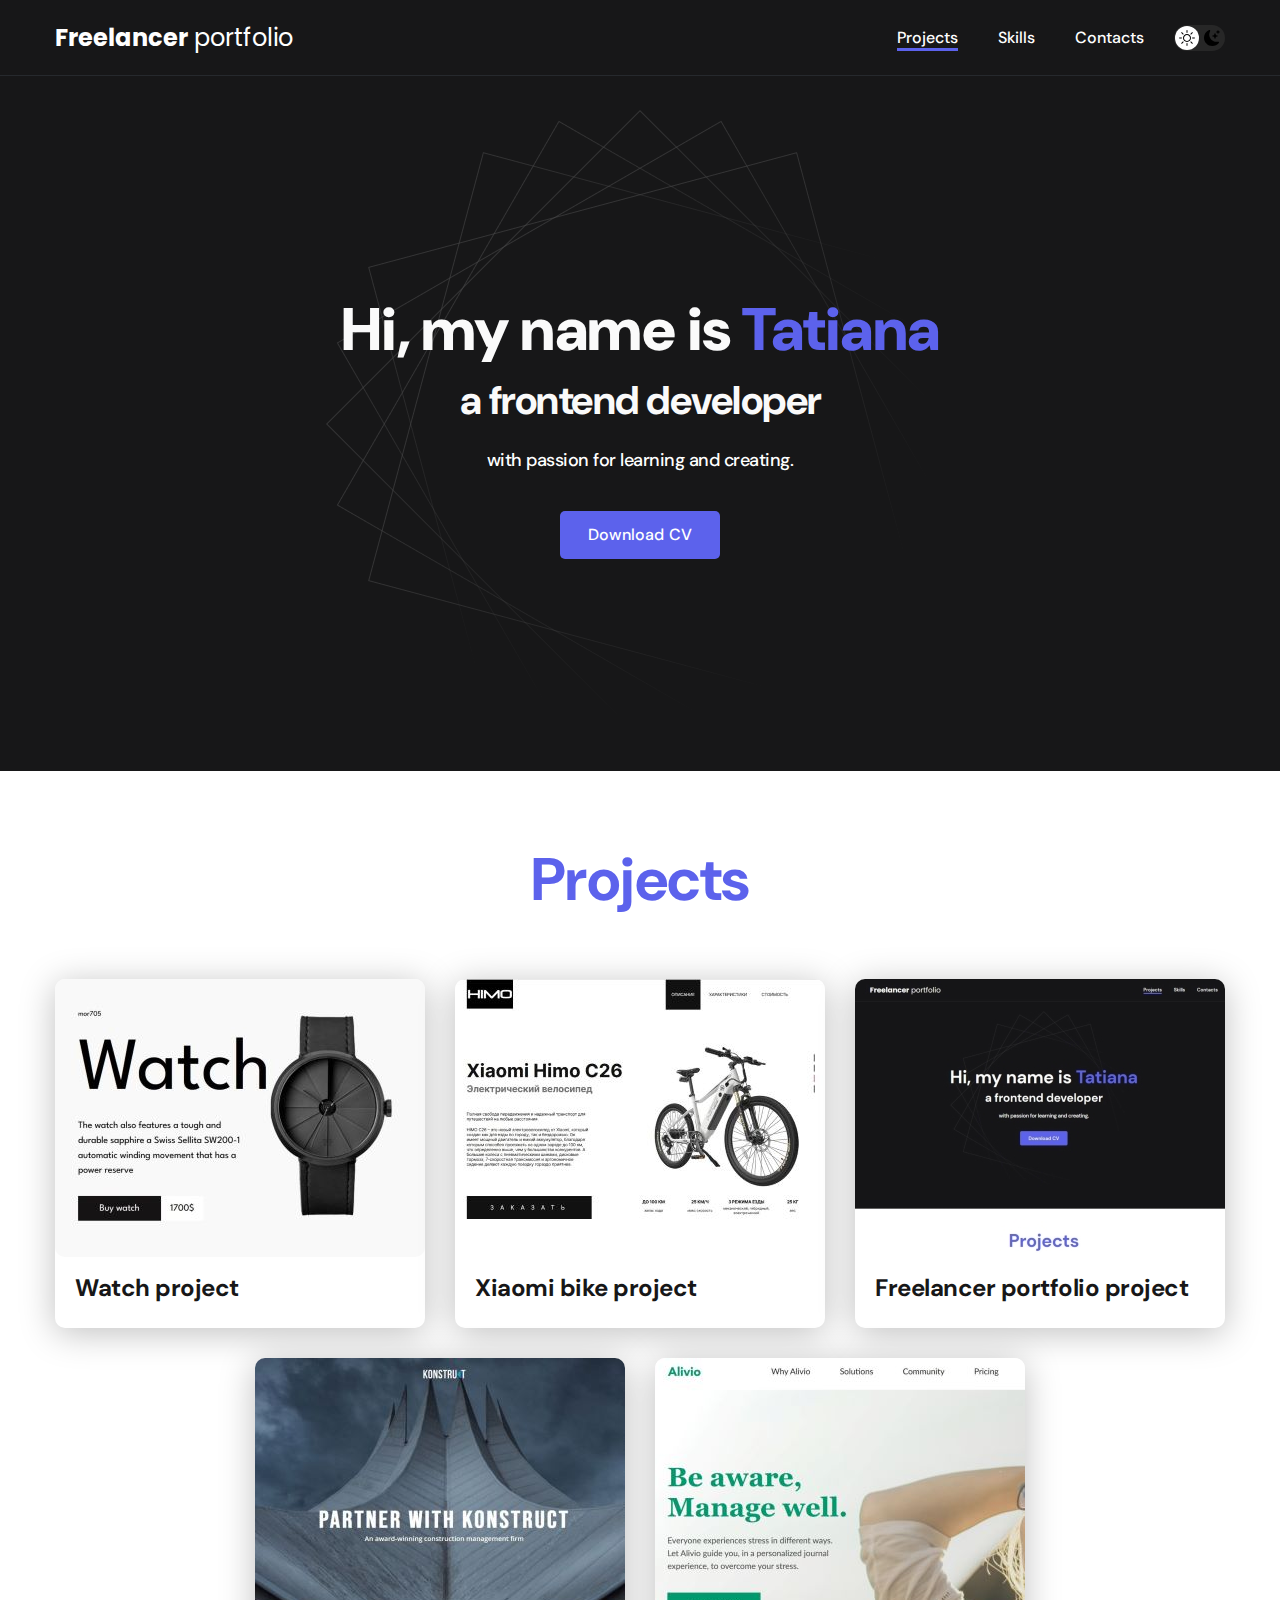
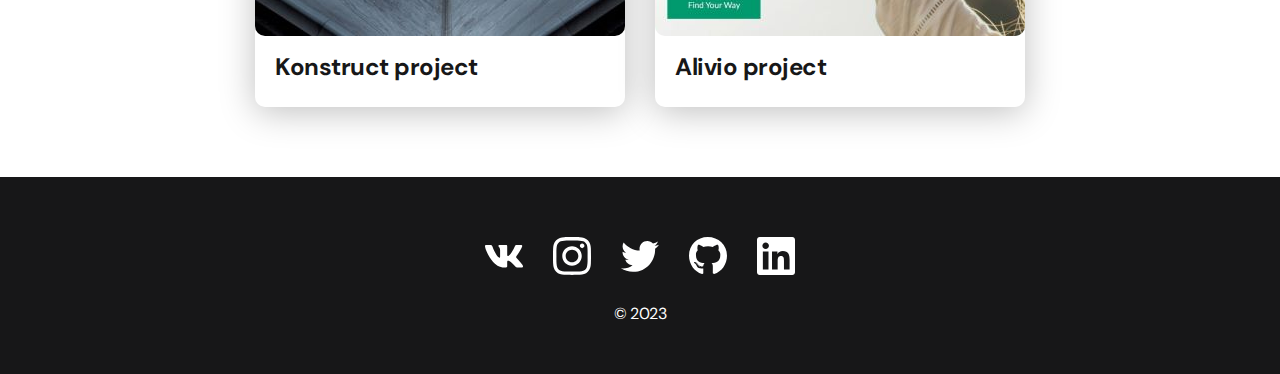
<file: index.html>
<!DOCTYPE html>
<html lang="en">
<head>
    <meta charset="UTF-8">
    <meta http-equiv="X-UA-Compatible" content="IE=edge">
    <meta name="viewport" content="width=device-width, initial-scale=1.0">
    <title>Freelancer portfolio</title>    
    <link rel="stylesheet" href="./css/main.css">
</head>
<body>
    <nav class="nav">
        <div class="container">
            <div class="nav-row">
                <a href="./index.html" class="logo"> <strong>Freelancer</strong> portfolio</a>
                <button class="dark-mode-btn">
                    <img class ="dark-mode-btn__icon" src="./img/icons/sun.svg" alt="Light mode">
                    <img class ="dark-mode-btn__icon" src="./img/icons/moon.svg" alt="Dark mode">
                </button>
                <ul class="nav-list">
                    <li class="nav-list__item">
                        <a class="nav-list__link nav-list__link--active" href="./index.html">Projects</a>
                    </li>
                    <li class="nav-list__item">
                        <a class="nav-list__link" href="./skills.html">Skills</a>
                    </li>
                    <li class="nav-list__item">
                        <a class="nav-list__link" href="./contacts.html">Contacts</a>
                    </li>
                </ul>
            </div>           
        </div>
    </nav>
    <header class="header">        
        <div class="header__wrapper">        
            <h1 class="header__title">
                <strong>Hi, my name is <em>Tatiana</em></strong><br>
                a frontend developer
            </h1>
            <div class="header__text">
                <p>with passion for learning and creating.</p>
            </div>
            <a class="btn" href="https://drive.google.com/file/d/1tbn2OulCRyED8i9sg_64Rfv8gma9FPcc/view?usp=sharing">Download CV</a>
        </div>    
    </header>
    <main class="section">
        <div class="container">
            <h2 class="title-1">
                Projects
            </h2>
            <ul class="projects">
                <li class="project">
                    <a href="./project-page_01.html">
                        <img src="./img/projects/01.jpg" alt="project__img" class="project__img">
                        <h3 class="project__title">Watch project</h3>
                    </a>
                </li>
                <li class="project">
                    <a href="./project-page_02.html">
                        <img src="./img/projects/02.jpg" alt="project__img" class="project__img">
                        <h3 class="project__title">Xiaomi bike project</h3>
                    </a>
                </li>
                <li class="project">
                    <a href="./project-page_03.html">
                        <img src="./img/projects/03.jpg" alt="project__img" class="project__img">
                        <h3 class="project__title">Freelancer portfolio project</h3>
                    </a>
                </li>
                <li class="project">
                    <a href="./project-page_04.html">
                        <img src="./img/projects/04.jpg" alt="project__img" class="project__img">
                        <h3 class="project__title">Konstruct project</h3>
                    </a>
                </li>
                <li class="project">
                    <a href="./project-page_05.html">
                        <img src="./img/projects/05.jpg" alt="project__img" class="project__img">
                        <h3 class="project__title">Alivio project</h3>
                    </a>
                </li>
            </ul>
        </div>
    </main> 
    <footer class="footer">
        <div class="container">
            <div class="footer__wrapper">
                <ul class="social">
                    <li class="social__item"><a href="#!"><img src="./img/icons/vk.svg" alt="Link"></a></li>
                    <li class="social__item"><a href="#!"><img src="./img/icons/instagram.svg" alt="Link"></a></li>
                    <li class="social__item"><a href="#!"><img src="./img/icons/twitter.svg" alt="Link"></a></li>
                    <li class="social__item">
                        <a href="https://github.com/tatianaChernova">
                            <img src="./img/icons/gitHub.svg" alt="Link">
                        </a>
                    </li>
                    <li class="social__item">
                        <a href="https://www.linkedin.com/in/tatiana-chernova-work">
                            <img src="./img/icons/linkedIn.svg" alt="Link">
                        </a>
                    </li>
                </ul>
                <div class="copyright">
                    <p>© 2023</p>
                </div>
            </div>
        </div>
    </footer>   
    <script src="./js/main.js"></script>
</body>
</html>
</file>
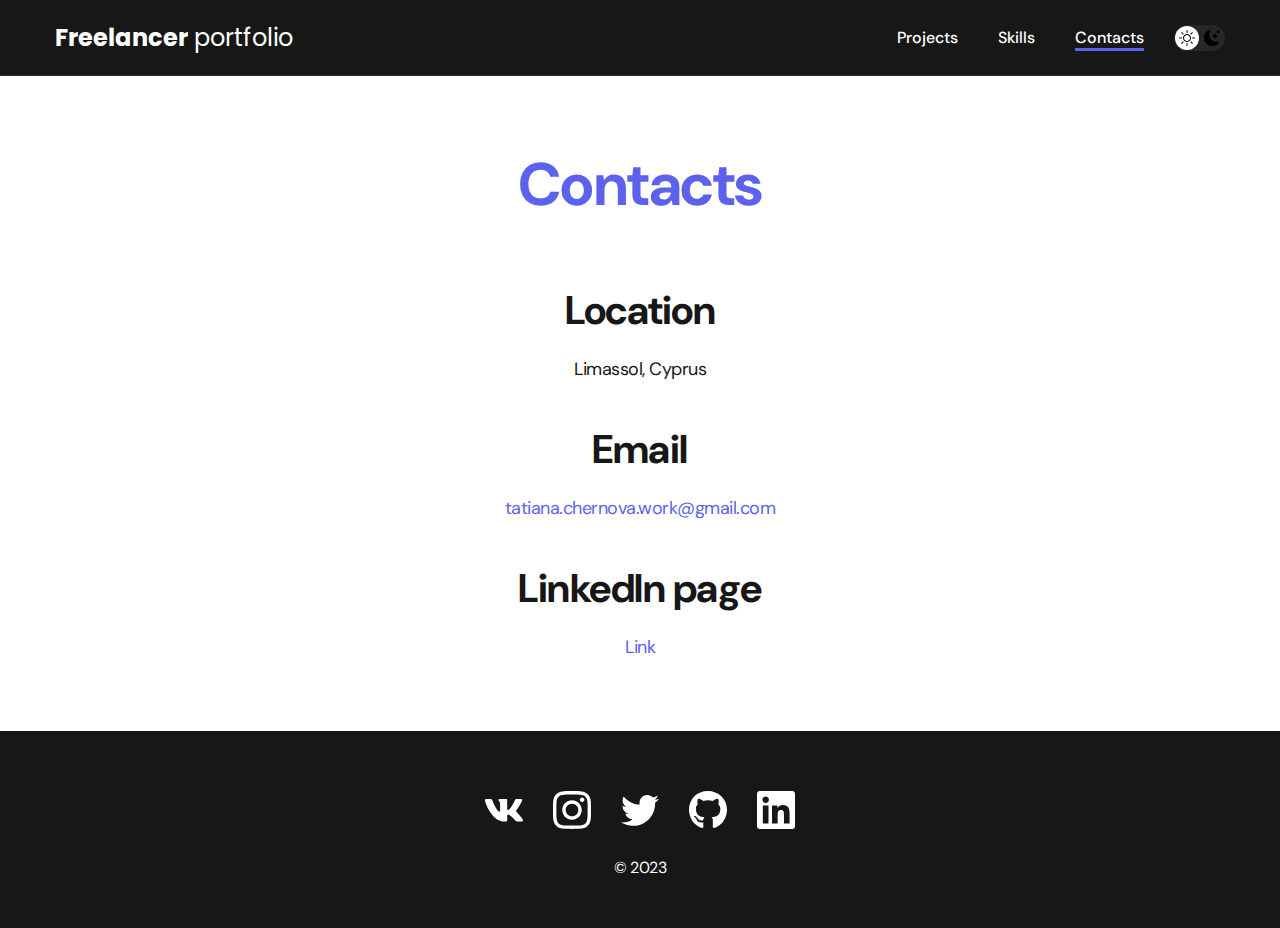
<file: contacts.html>
<!DOCTYPE html>
<html lang="en">
<head>
    <meta charset="UTF-8">
    <meta http-equiv="X-UA-Compatible" content="IE=edge">
    <meta name="viewport" content="width=device-width, initial-scale=1.0">
    <title>Freelancer portfolio</title>    
    <link rel="stylesheet" href="./css/main.css">
</head>
<body>
    <nav class="nav">
        <div class="container">
            <div class="nav-row">
                <a href="./index.html" class="logo"> <strong>Freelancer</strong> portfolio</a>
                <button class="dark-mode-btn">
                    <img class ="dark-mode-btn__icon" src="./img/icons/sun.svg" alt="Light mode">
                    <img class ="dark-mode-btn__icon" src="./img/icons/moon.svg" alt="Dark mode">
                </button>
                <ul class="nav-list">
                    <li class="nav-list__item">
                        <a class="nav-list__link" href="./index.html">Projects</a>
                    </li>
                    <li class="nav-list__item">
                        <a class="nav-list__link" href="./skills.html">Skills</a>
                    </li>
                    <li class="nav-list__item">
                        <a class="nav-list__link nav-list__link--active" href="./contacts.html">Contacts</a>
                    </li>
                </ul>
            </div>           
        </div>
    </nav>
   
    <main class="section">
        <div class="container">
            <h1 class="title-1">Contacts</h1>
            <ul class="content-list">
                <li class="content-list__item">
                    <h2 class="title-2">Location</h2>
                    <p>Limassol, Cyprus</p>
                </li>
                <li class="content-list__item">
                    <h2 class="title-2">Email</h2>
                    <p><a href="mailto:Email">tatiana.chernova.work@gmail.com</a></p>
            
                </li> 
                <li class="content-list__item">
                    <h2 class="title-2">LinkedIn page</h2>
                    <p><a href="https://www.linkedin.com/in/tatiana-chernova-work">Link</a></p>
                </li>         
            </ul>
        </div>
    </main>

    <footer class="footer">
        <div class="container">
            <div class="footer__wrapper">
                <ul class="social">
                    <li class="social__item"><a href="#!"><img src="./img/icons/vk.svg" alt="Link"></a></li>
                    <li class="social__item"><a href="#!"><img src="./img/icons/instagram.svg" alt="Link"></a></li>
                    <li class="social__item"><a href="#!"><img src="./img/icons/twitter.svg" alt="Link"></a></li>
                    <li class="social__item"><a href="#!"><img src="./img/icons/gitHub.svg" alt="Link"></a></li>
                    <li class="social__item"><a href="#!"><img src="./img/icons/linkedIn.svg" alt="Link"></a></li>
                </ul>
                <div class="copyright">
                    <p>© 2023</p>
                </div>
            </div>
        </div>
    </footer>  
    <script src="./js/main.js"></script> 
</body>
</html>
</file>
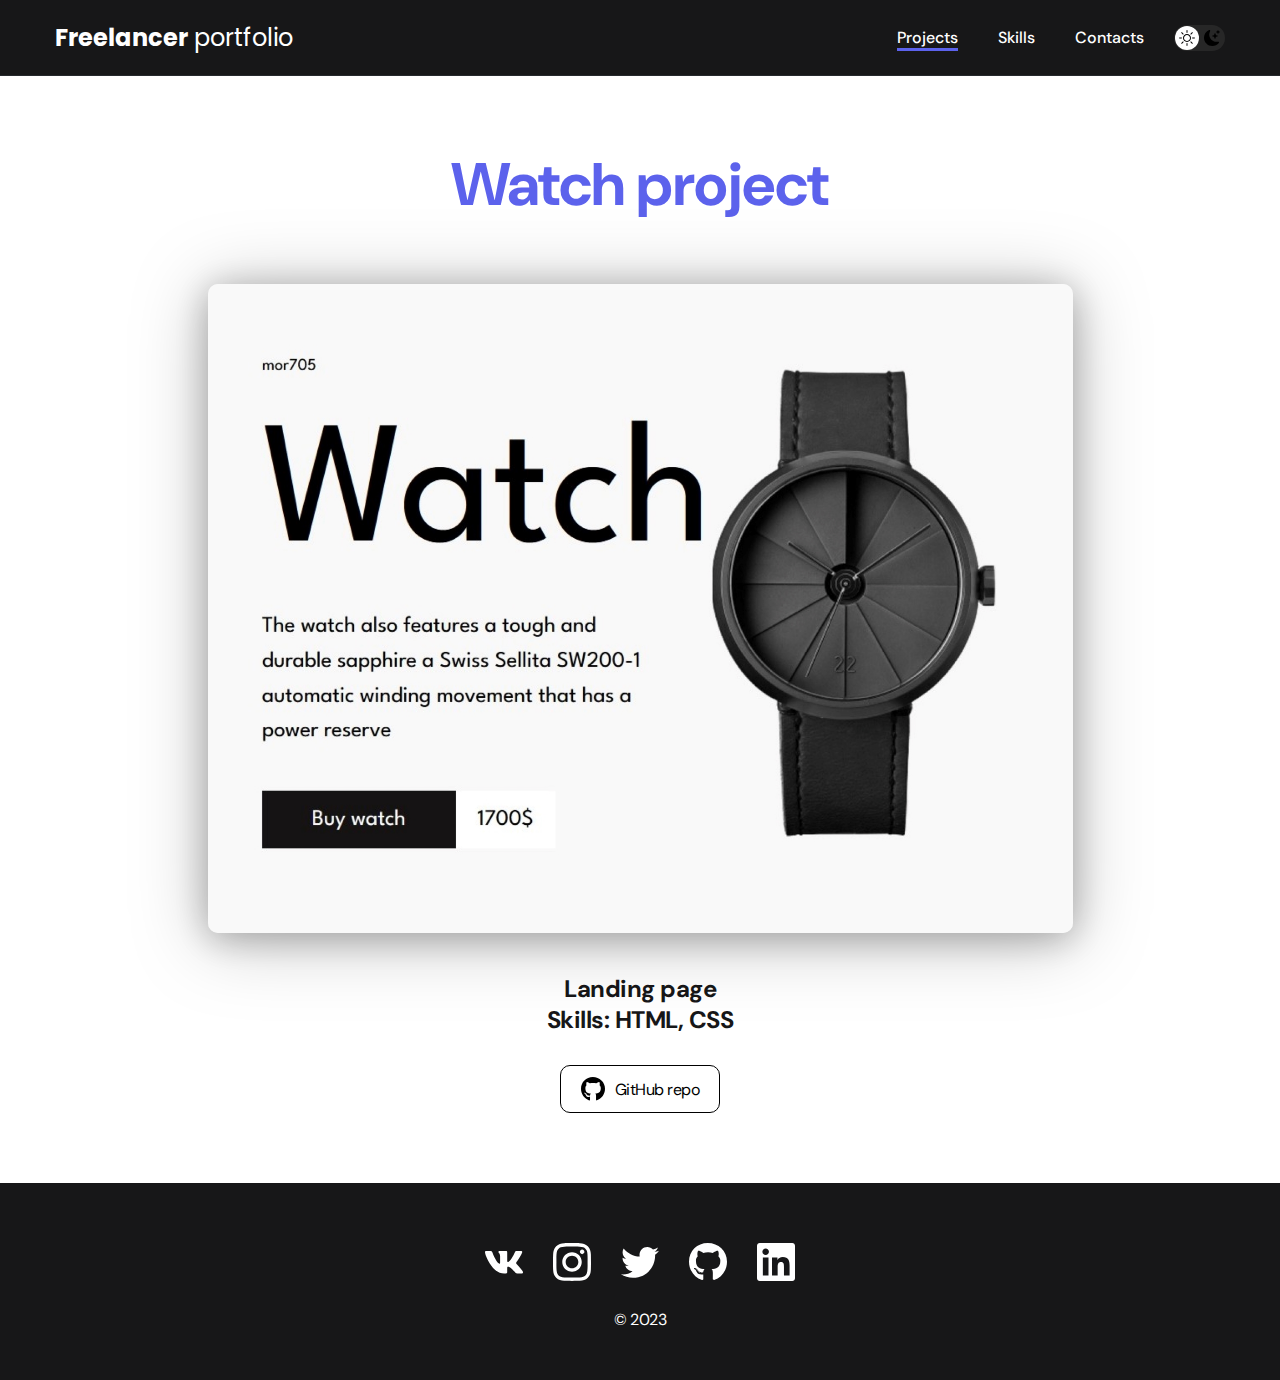
<file: project-page_01.html>
<!DOCTYPE html>
<html lang="en">
<head>
    <meta charset="UTF-8">
    <meta http-equiv="X-UA-Compatible" content="IE=edge">
    <meta name="viewport" content="width=device-width, initial-scale=1.0">
    <title>Freelancer portfolio</title>    
    <link rel="stylesheet" href="./css/main.css">
</head>
<body>
    <nav class="nav">
        <div class="container">
            <div class="nav-row">
                <a href="./index.html" class="logo"> <strong>Freelancer</strong> portfolio</a>
                <button class="dark-mode-btn">
                    <img class ="dark-mode-btn__icon" src="./img/icons/sun.svg" alt="Light mode">
                    <img class ="dark-mode-btn__icon" src="./img/icons/moon.svg" alt="Dark mode">
                </button>
                <ul class="nav-list">
                    <li class="nav-list__item">
                        <a class="nav-list__link nav-list__link--active" href="./index.html">Projects</a>
                    </li>
                    <li class="nav-list__item">
                        <a class="nav-list__link" href="./skills.html">Skills</a>
                    </li>
                    <li class="nav-list__item">
                        <a class="nav-list__link" href="./contacts.html">Contacts</a>
                    </li>
                </ul>
            </div>           
        </div>
    </nav>
   
    <main class="section">
        <div class="container">
            <div class="project-details">
                <h1 class="title-1">Watch project</h1>
                <img src="./img/projects/01-big.jpg" alt="" class="project-details__cover">
                <div class="project-details__desc">
                    <p>Landing page</p>
                    <p>Skills: HTML, CSS</p>
                </div>
                <a href="https://github.com/tatianaChernova/project_watch" class="btn-outline">
                    <img src="./img/icons/github-black.svg" alt="">
                    GitHub repo
                </a>
            </div>        
        </div>
    </main> 

    <footer class="footer">
        <div class="container">
            <div class="footer__wrapper">
                <ul class="social">
                    <li class="social__item"><a href="#!"><img src="./img/icons/vk.svg" alt="Link"></a></li>
                    <li class="social__item"><a href="#!"><img src="./img/icons/instagram.svg" alt="Link"></a></li>
                    <li class="social__item"><a href="#!"><img src="./img/icons/twitter.svg" alt="Link"></a></li>
                    <li class="social__item"><a href="#!"><img src="./img/icons/gitHub.svg" alt="Link"></a></li>
                    <li class="social__item"><a href="#!"><img src="./img/icons/linkedIn.svg" alt="Link"></a></li>
                </ul>
                <div class="copyright">
                    <p>© 2023</p>
                </div>
            </div>
        </div>
    </footer>   
    <script src="./js/main.js"></script>
</body>
</html>
</file>
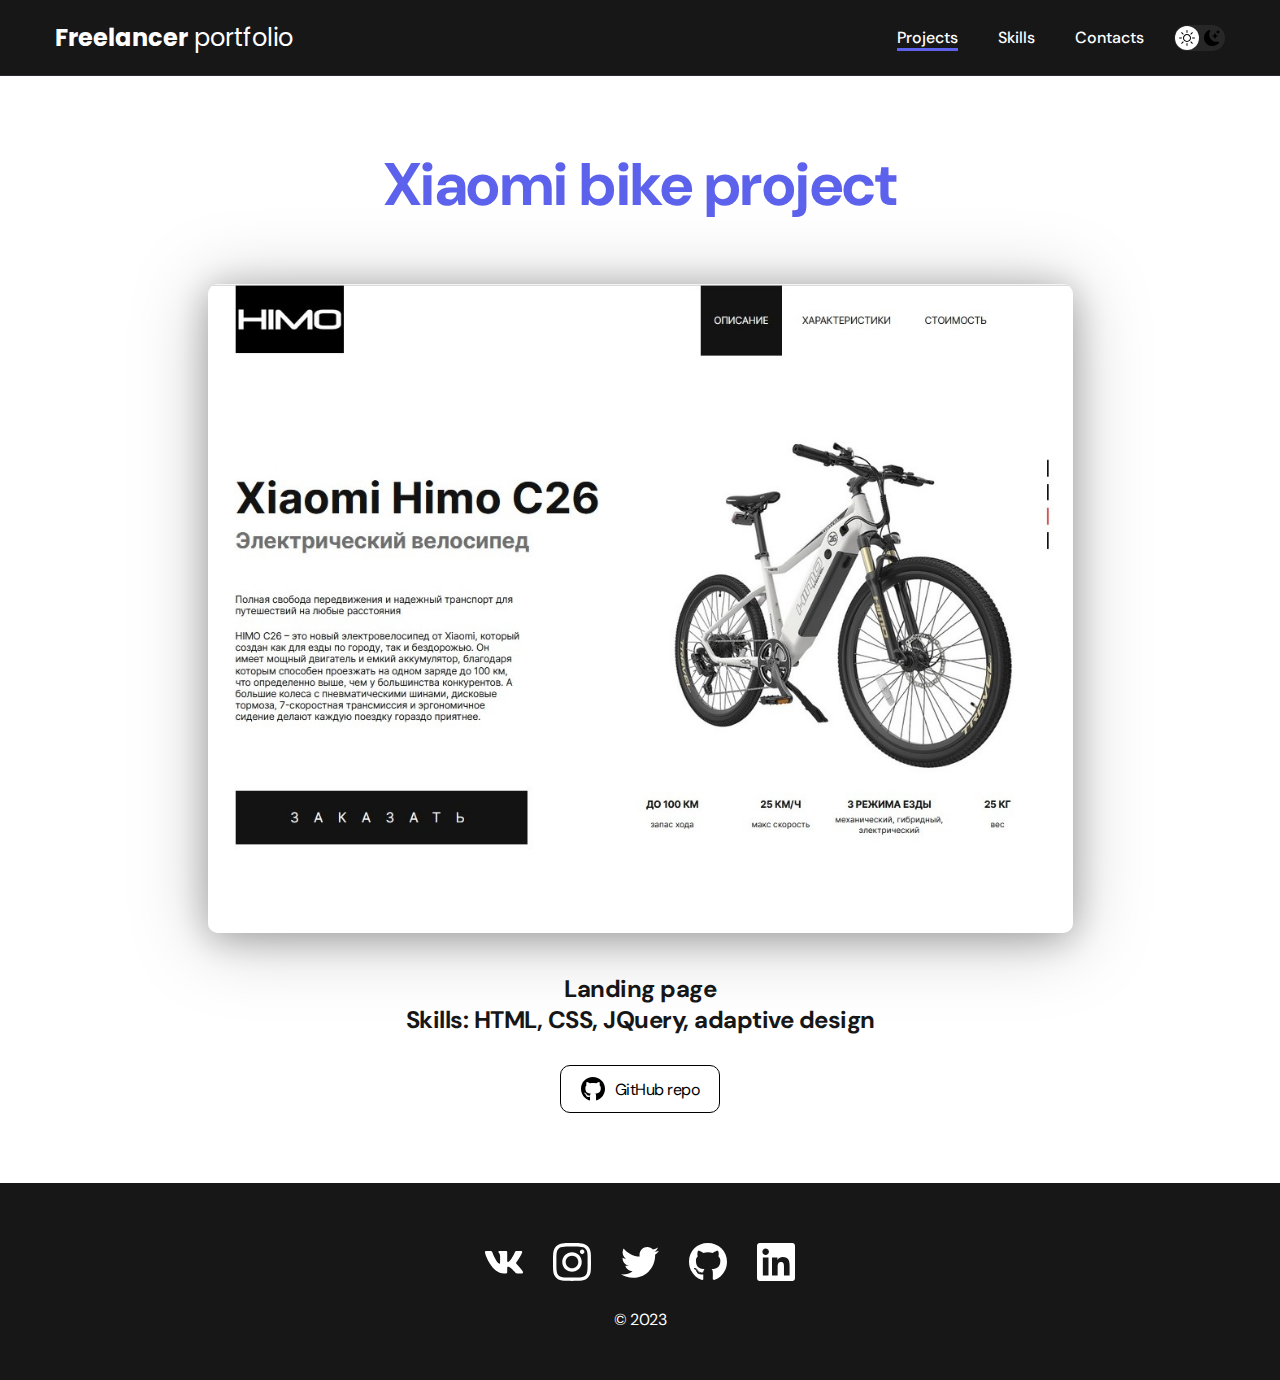
<file: project-page_02.html>
<!DOCTYPE html>
<html lang="en">
<head>
    <meta charset="UTF-8">
    <meta http-equiv="X-UA-Compatible" content="IE=edge">
    <meta name="viewport" content="width=device-width, initial-scale=1.0">
    <title>Freelancer portfolio</title>    
    <link rel="stylesheet" href="./css/main.css">
</head>
<body>
    <nav class="nav">
        <div class="container">
            <div class="nav-row">
                <a href="./index.html" class="logo"> <strong>Freelancer</strong> portfolio</a>
                <button class="dark-mode-btn">
                    <img class ="dark-mode-btn__icon" src="./img/icons/sun.svg" alt="Light mode">
                    <img class ="dark-mode-btn__icon" src="./img/icons/moon.svg" alt="Dark mode">
                </button>
                <ul class="nav-list">
                    <li class="nav-list__item">
                        <a class="nav-list__link nav-list__link--active" href="./index.html">Projects</a>
                    </li>
                    <li class="nav-list__item">
                        <a class="nav-list__link" href="./skills.html">Skills</a>
                    </li>
                    <li class="nav-list__item">
                        <a class="nav-list__link" href="./contacts.html">Contacts</a>
                    </li>
                </ul>
            </div>           
        </div>
    </nav>
   
    <main class="section">
        <div class="container">
            <div class="project-details">
                <h1 class="title-1">Xiaomi bike project</h1>
                <img src="./img/projects/02-big.jpg" alt="" class="project-details__cover">
                <div class="project-details__desc">
                    <p>Landing page</p>
                    <p>Skills: HTML, CSS, JQuery, adaptive design</p>
                </div>
                <a href="https://github.com/tatianaChernova/project_bike" class="btn-outline">
                    <img src="./img/icons/github-black.svg" alt="">
                    GitHub repo
                </a>
            </div>        
        </div>
    </main> 

    <footer class="footer">
        <div class="container">
            <div class="footer__wrapper">
                <ul class="social">
                    <li class="social__item"><a href="#!"><img src="./img/icons/vk.svg" alt="Link"></a></li>
                    <li class="social__item"><a href="#!"><img src="./img/icons/instagram.svg" alt="Link"></a></li>
                    <li class="social__item"><a href="#!"><img src="./img/icons/twitter.svg" alt="Link"></a></li>
                    <li class="social__item"><a href="#!"><img src="./img/icons/gitHub.svg" alt="Link"></a></li>
                    <li class="social__item"><a href="#!"><img src="./img/icons/linkedIn.svg" alt="Link"></a></li>
                </ul>
                <div class="copyright">
                    <p>© 2023</p>
                </div>
            </div>
        </div>
    </footer>   
    <script src="./js/main.js"></script>
</body>
</html>
</file>
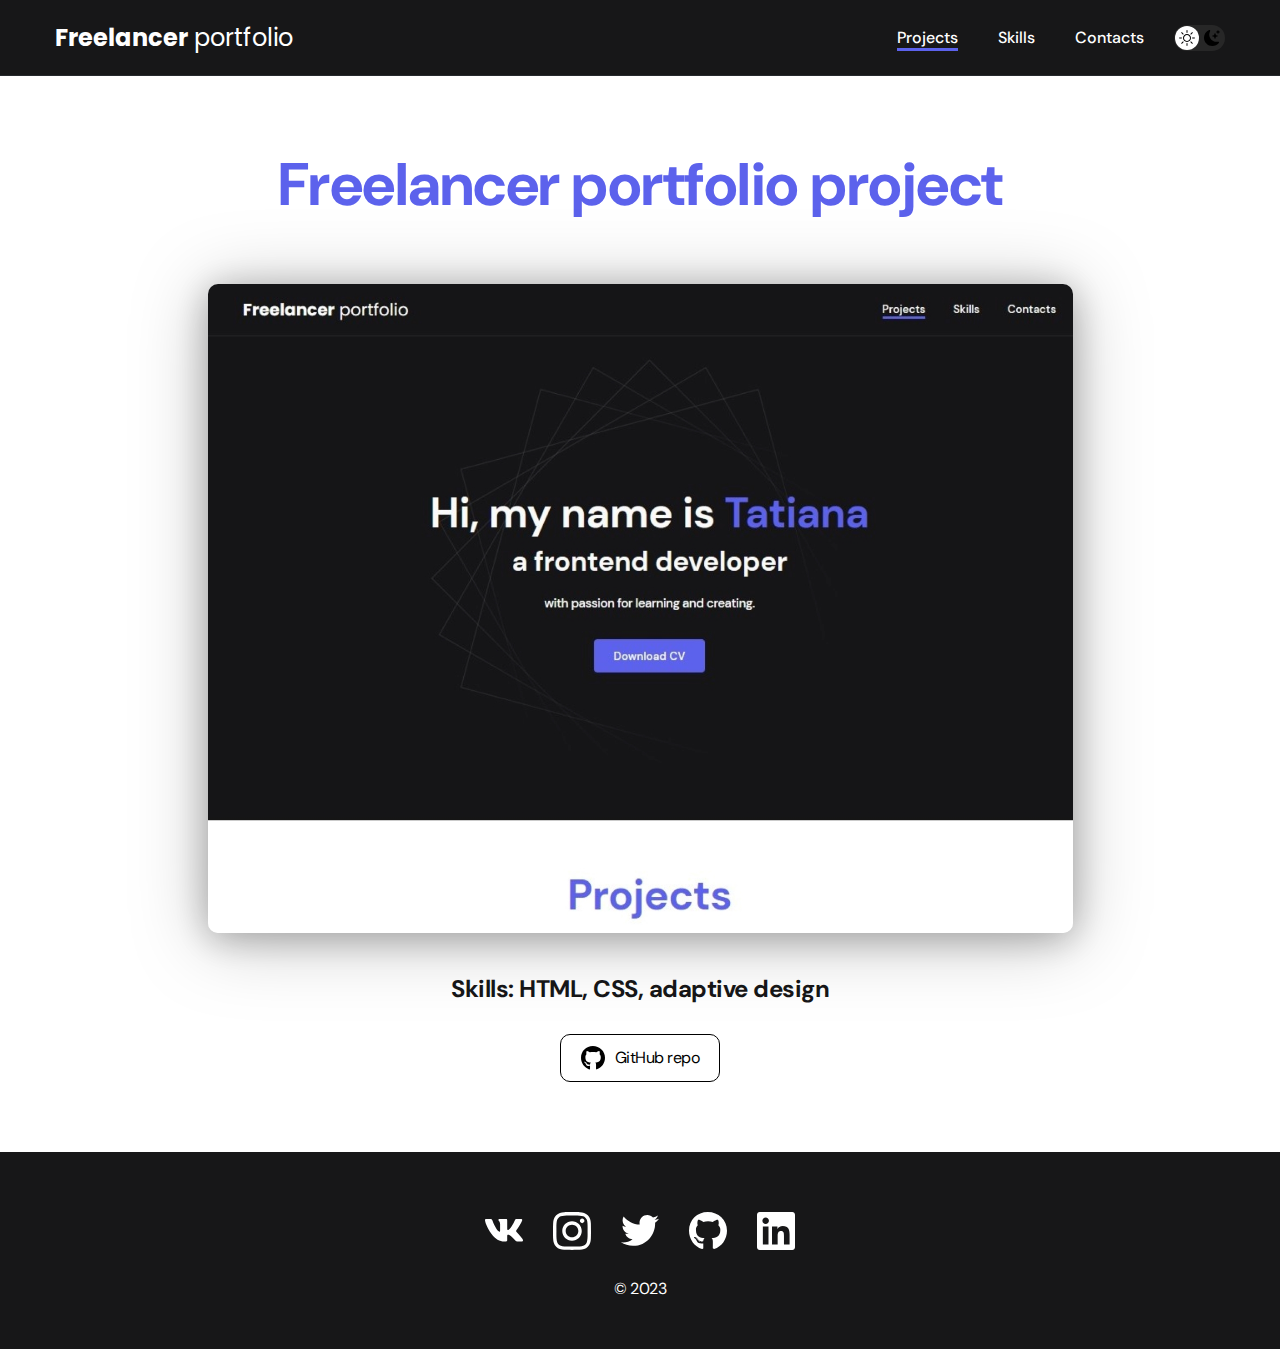
<file: project-page_03.html>
<!DOCTYPE html>
<html lang="en">
<head>
    <meta charset="UTF-8">
    <meta http-equiv="X-UA-Compatible" content="IE=edge">
    <meta name="viewport" content="width=device-width, initial-scale=1.0">
    <title>Freelancer portfolio</title>    
    <link rel="stylesheet" href="./css/main.css">
</head>
<body>
    <nav class="nav">
        <div class="container">
            <div class="nav-row">
                <a href="./index.html" class="logo"> <strong>Freelancer</strong> portfolio</a>
                <button class="dark-mode-btn">
                    <img class ="dark-mode-btn__icon" src="./img/icons/sun.svg" alt="Light mode">
                    <img class ="dark-mode-btn__icon" src="./img/icons/moon.svg" alt="Dark mode">
                </button>
                <ul class="nav-list">
                    <li class="nav-list__item">
                        <a class="nav-list__link nav-list__link--active" href="./index.html">Projects</a>
                    </li>
                    <li class="nav-list__item">
                        <a class="nav-list__link" href="./skills.html">Skills</a>
                    </li>
                    <li class="nav-list__item">
                        <a class="nav-list__link" href="./contacts.html">Contacts</a>
                    </li>
                </ul>
            </div>           
        </div>
    </nav>
   
    <main class="section">
        <div class="container">
            <div class="project-details">
                <h1 class="title-1">Freelancer portfolio project</h1>
                <img src="./img/projects/03-big.jpg" alt="" class="project-details__cover">
                <div class="project-details__desc">
                    <p>Skills: HTML, CSS, adaptive design</p>
                </div>
                <a href="https://github.com/tatianaChernova/freelance_portfolio" class="btn-outline">
                    <img src="./img/icons/github-black.svg" alt="">
                    GitHub repo
                </a>
            </div>        
        </div>
    </main> 

    <footer class="footer">
        <div class="container">
            <div class="footer__wrapper">
                <ul class="social">
                    <li class="social__item"><a href="#!"><img src="./img/icons/vk.svg" alt="Link"></a></li>
                    <li class="social__item"><a href="#!"><img src="./img/icons/instagram.svg" alt="Link"></a></li>
                    <li class="social__item"><a href="#!"><img src="./img/icons/twitter.svg" alt="Link"></a></li>
                    <li class="social__item"><a href="#!"><img src="./img/icons/gitHub.svg" alt="Link"></a></li>
                    <li class="social__item"><a href="#!"><img src="./img/icons/linkedIn.svg" alt="Link"></a></li>
                </ul>
                <div class="copyright">
                    <p>© 2023</p>
                </div>
            </div>
        </div>
    </footer>   
    <script src="./js/main.js"></script>
</body>
</html>
</file>
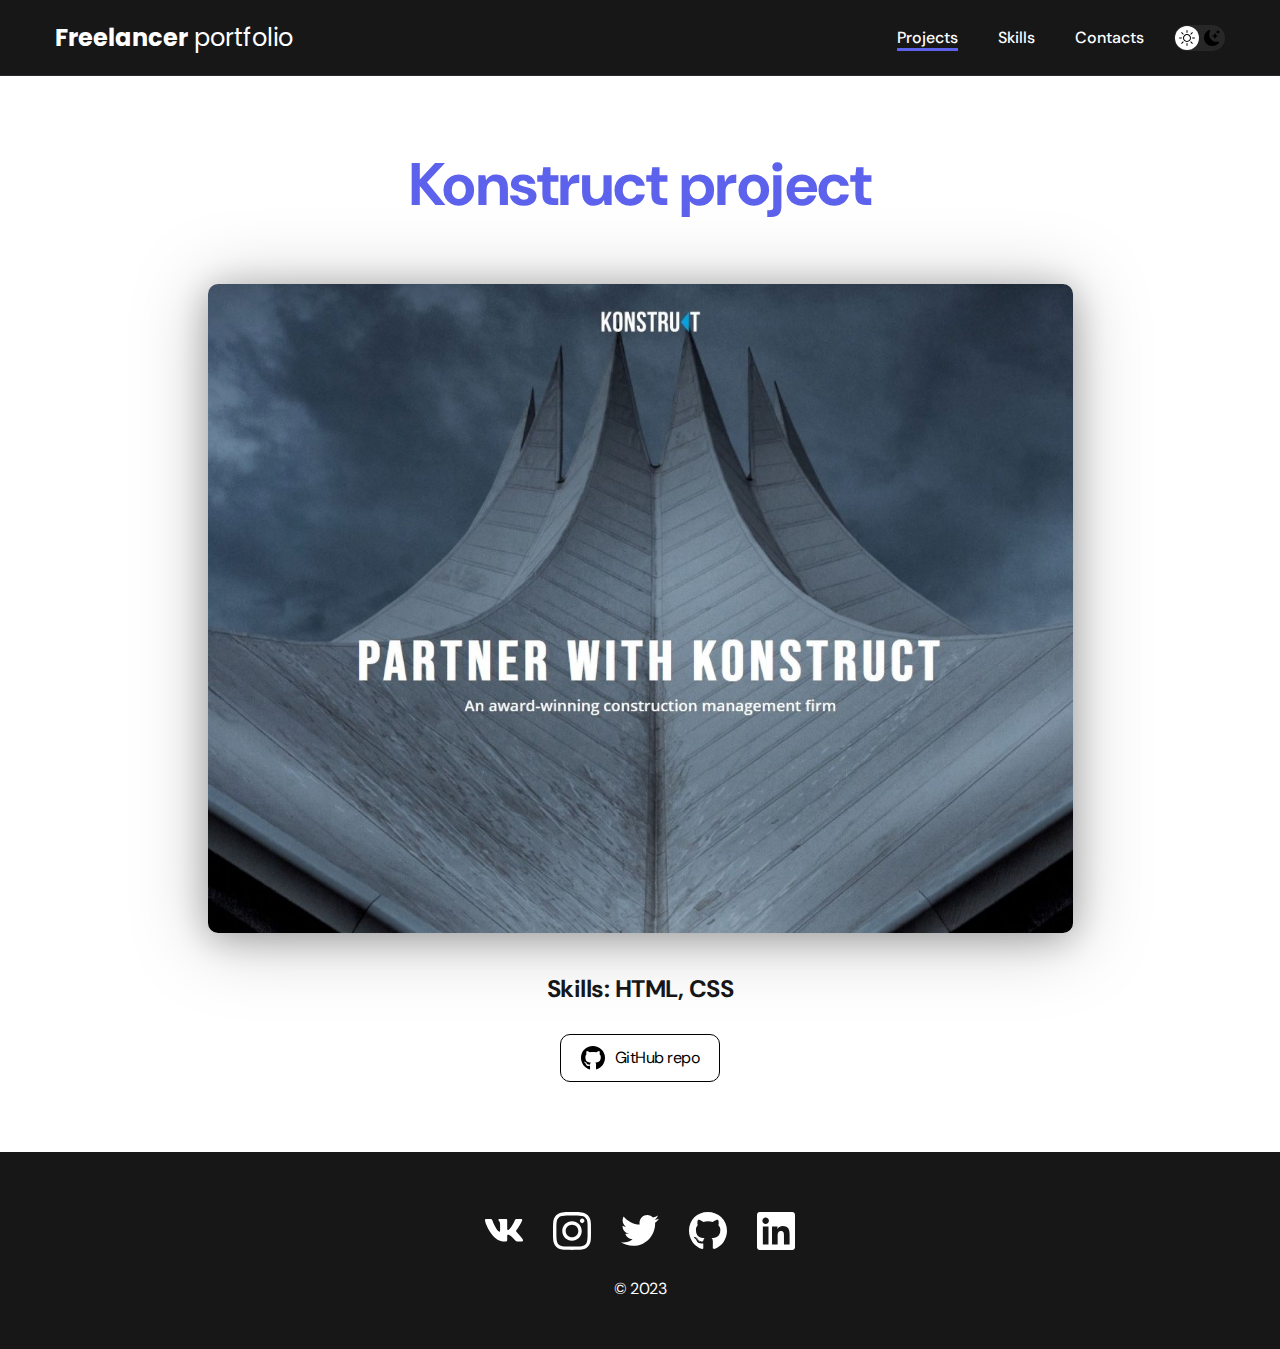
<file: project-page_04.html>
<!DOCTYPE html>
<html lang="en">
<head>
    <meta charset="UTF-8">
    <meta http-equiv="X-UA-Compatible" content="IE=edge">
    <meta name="viewport" content="width=device-width, initial-scale=1.0">
    <title>Konstruct project</title>    
    <link rel="stylesheet" href="./css/main.css">
</head>
<body>
    <nav class="nav">
        <div class="container">
            <div class="nav-row">
                <a href="./index.html" class="logo"> <strong>Freelancer</strong> portfolio</a>
                <button class="dark-mode-btn">
                    <img class ="dark-mode-btn__icon" src="./img/icons/sun.svg" alt="Light mode">
                    <img class ="dark-mode-btn__icon" src="./img/icons/moon.svg" alt="Dark mode">
                </button>
                <ul class="nav-list">
                    <li class="nav-list__item">
                        <a class="nav-list__link nav-list__link--active" href="./index.html">Projects</a>
                    </li>
                    <li class="nav-list__item">
                        <a class="nav-list__link" href="./skills.html">Skills</a>
                    </li>
                    <li class="nav-list__item">
                        <a class="nav-list__link" href="./contacts.html">Contacts</a>
                    </li>
                </ul>
            </div>           
        </div>
    </nav>
   
    <main class="section">
        <div class="container">
            <div class="project-details">
                <h1 class="title-1">Konstruct project</h1>
                <img src="./img/projects/04-big.jpg" alt="" class="project-details__cover">
                <div class="project-details__desc">
                    <p>Skills: HTML, CSS</p>
                </div>
                <a href="https://github.com/tatianaChernova/construct" class="btn-outline">
                    <img src="./img/icons/github-black.svg" alt="">
                    GitHub repo
                </a>
            </div>        
        </div>
    </main> 

    <footer class="footer">
        <div class="container">
            <div class="footer__wrapper">
                <ul class="social">
                    <li class="social__item"><a href="#!"><img src="./img/icons/vk.svg" alt="Link"></a></li>
                    <li class="social__item"><a href="#!"><img src="./img/icons/instagram.svg" alt="Link"></a></li>
                    <li class="social__item"><a href="#!"><img src="./img/icons/twitter.svg" alt="Link"></a></li>
                    <li class="social__item"><a href="#!"><img src="./img/icons/gitHub.svg" alt="Link"></a></li>
                    <li class="social__item"><a href="#!"><img src="./img/icons/linkedIn.svg" alt="Link"></a></li>
                </ul>
                <div class="copyright">
                    <p>© 2023</p>
                </div>
            </div>
        </div>
    </footer>   
    <script src="./js/main.js"></script>
</body>
</html>
</file>
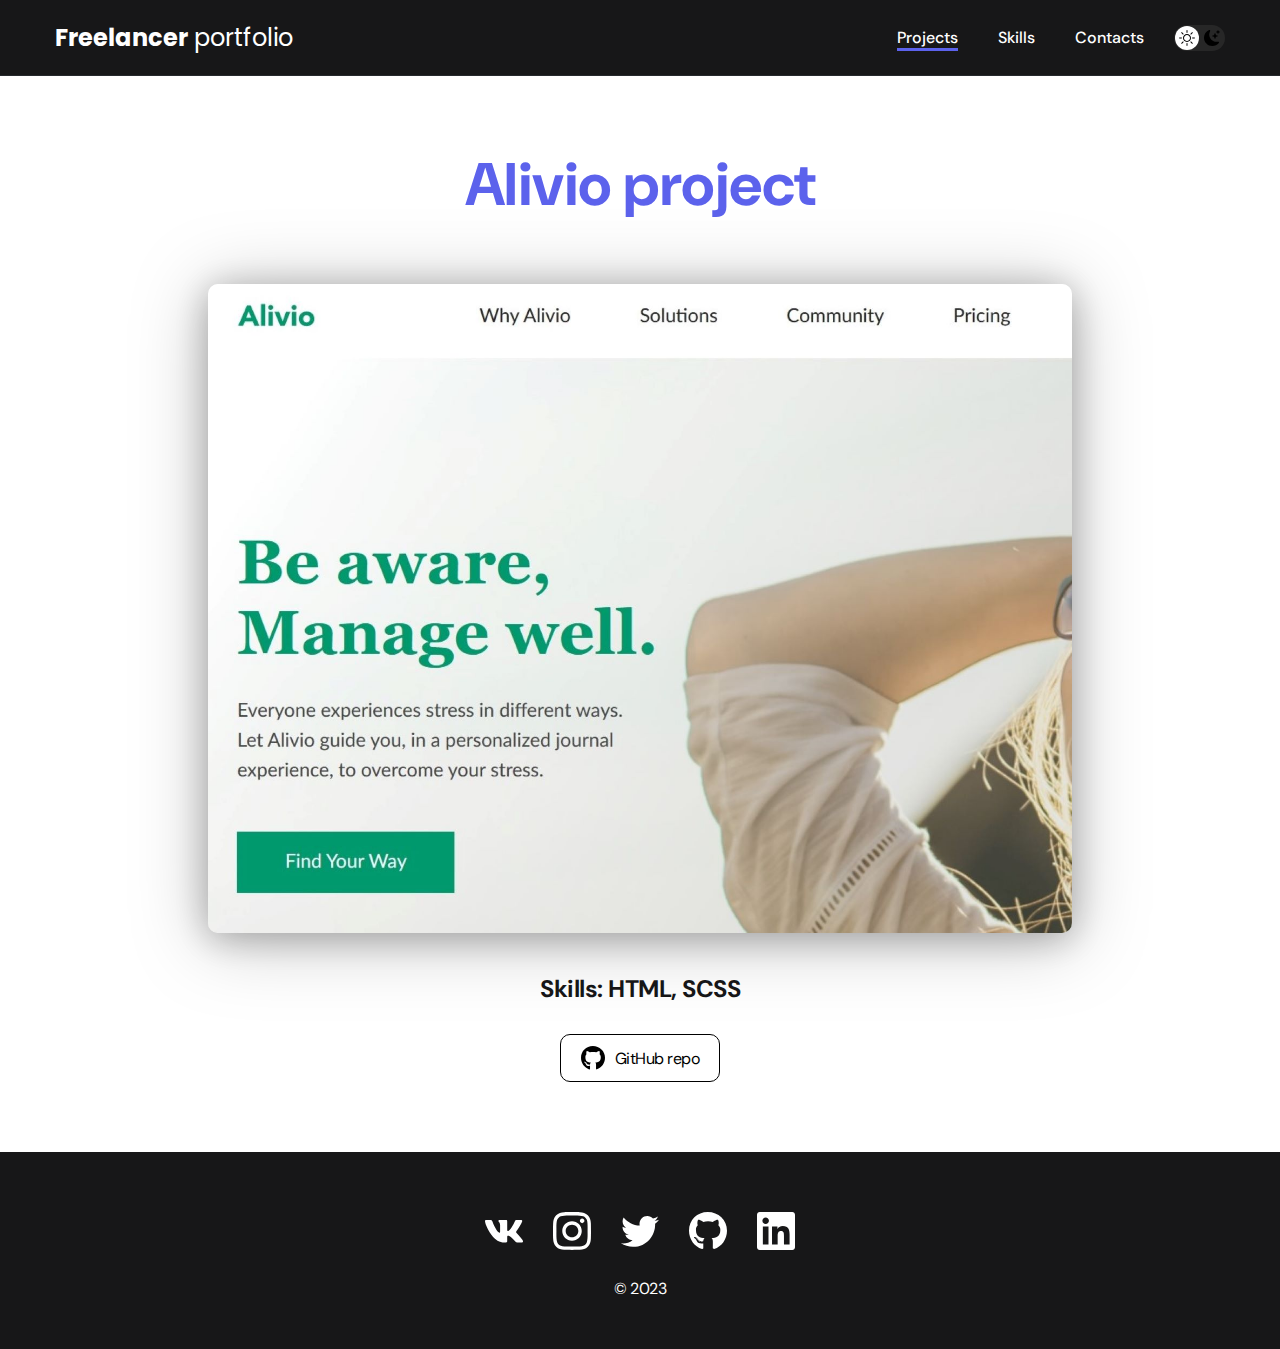
<file: project-page_05.html>
<!DOCTYPE html>
<html lang="en">
<head>
    <meta charset="UTF-8">
    <meta http-equiv="X-UA-Compatible" content="IE=edge">
    <meta name="viewport" content="width=device-width, initial-scale=1.0">
    <title>Alivio project</title>    
    <link rel="stylesheet" href="./css/main.css">
</head>
<body>
    <nav class="nav">
        <div class="container">
            <div class="nav-row">
                <a href="./index.html" class="logo"> <strong>Freelancer</strong> portfolio</a>
                <button class="dark-mode-btn">
                    <img class ="dark-mode-btn__icon" src="./img/icons/sun.svg" alt="Light mode">
                    <img class ="dark-mode-btn__icon" src="./img/icons/moon.svg" alt="Dark mode">
                </button>
                <ul class="nav-list">
                    <li class="nav-list__item">
                        <a class="nav-list__link nav-list__link--active" href="./index.html">Projects</a>
                    </li>
                    <li class="nav-list__item">
                        <a class="nav-list__link" href="./skills.html">Skills</a>
                    </li>
                    <li class="nav-list__item">
                        <a class="nav-list__link" href="./contacts.html">Contacts</a>
                    </li>
                </ul>
            </div>           
        </div>
    </nav>
   
    <main class="section">
        <div class="container">
            <div class="project-details">
                <h1 class="title-1">Alivio project</h1>
                <img src="./img/projects/05-big.jpg" alt="" class="project-details__cover">
                <div class="project-details__desc">
                    <p>Skills: HTML, SCSS</p>
                </div>
                <a href="https://github.com/tatianaChernova/Alivio_LandingPage" class="btn-outline">
                    <img src="./img/icons/github-black.svg" alt="">
                    GitHub repo
                </a>
            </div>        
        </div>
    </main> 

    <footer class="footer">
        <div class="container">
            <div class="footer__wrapper">
                <ul class="social">
                    <li class="social__item"><a href="#!"><img src="./img/icons/vk.svg" alt="Link"></a></li>
                    <li class="social__item"><a href="#!"><img src="./img/icons/instagram.svg" alt="Link"></a></li>
                    <li class="social__item"><a href="#!"><img src="./img/icons/twitter.svg" alt="Link"></a></li>
                    <li class="social__item"><a href="#!"><img src="./img/icons/gitHub.svg" alt="Link"></a></li>
                    <li class="social__item"><a href="#!"><img src="./img/icons/linkedIn.svg" alt="Link"></a></li>
                </ul>
                <div class="copyright">
                    <p>© 2023</p>
                </div>
            </div>
        </div>
    </footer>   
    <script src="./js/main.js"></script>
</body>
</html>
</file>
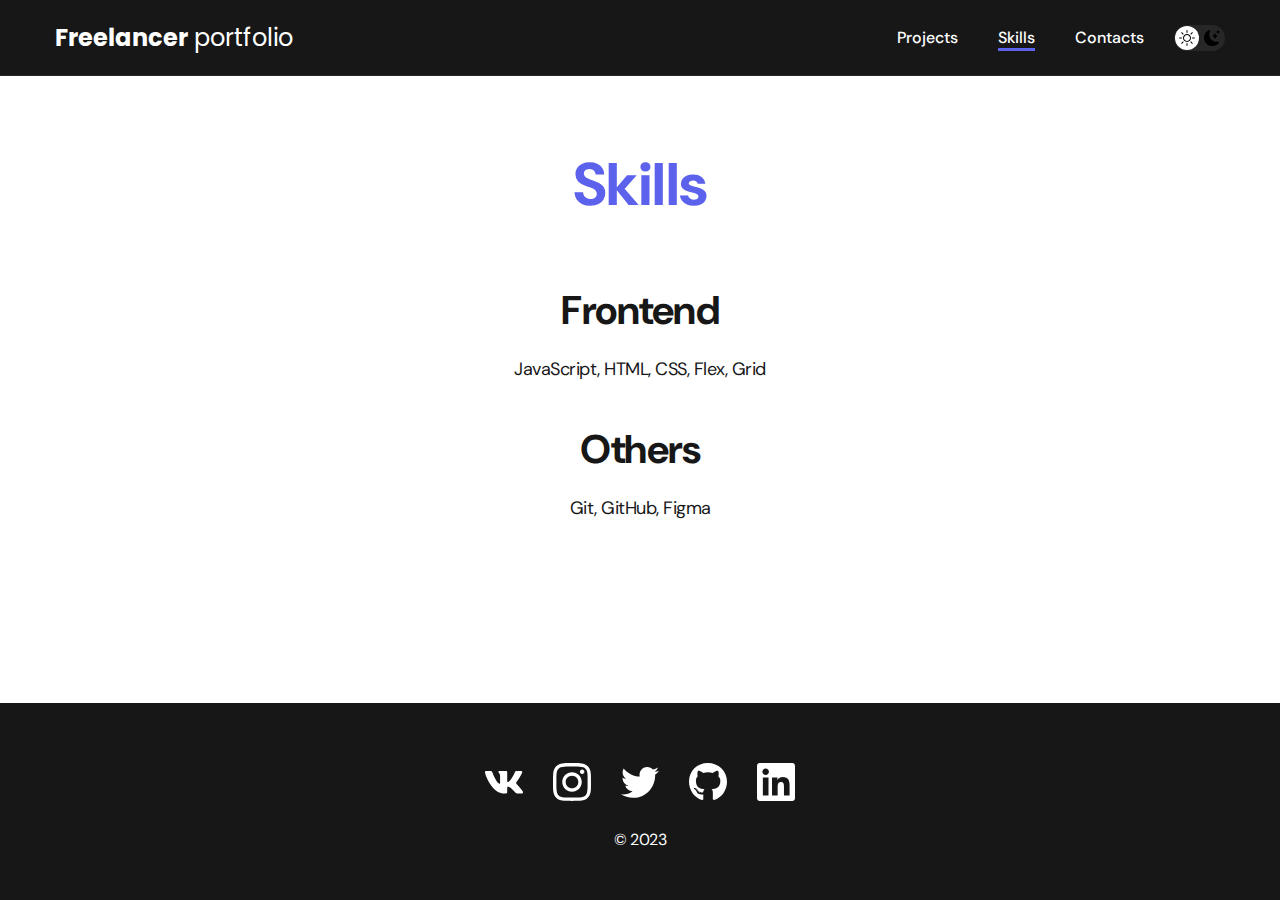
<file: skills.html>
<!DOCTYPE html>
<html lang="en">
<head>
    <meta charset="UTF-8">
    <meta http-equiv="X-UA-Compatible" content="IE=edge">
    <meta name="viewport" content="width=device-width, initial-scale=1.0">
    <title>Freelancer portfolio</title>    
    <link rel="stylesheet" href="./css/main.css">
</head>
<body>
    <nav class="nav">
        <div class="container">
            <div class="nav-row">
                <a href="./index.html" class="logo"> <strong>Freelancer</strong> portfolio</a>
                <button class="dark-mode-btn">
                    <img class ="dark-mode-btn__icon" src="./img/icons/sun.svg" alt="Light mode">
                    <img class ="dark-mode-btn__icon" src="./img/icons/moon.svg" alt="Dark mode">
                </button>
                <ul class="nav-list">
                    <li class="nav-list__item">
                        <a class="nav-list__link" href="./index.html">Projects</a>
                    </li>
                    <li class="nav-list__item">
                        <a class="nav-list__link nav-list__link--active" href="./skills.html">Skills</a>
                    </li>
                    <li class="nav-list__item">
                        <a class="nav-list__link" href="./contacts.html">Contacts</a>
                    </li>
                </ul>
            </div>           
        </div>
    </nav>
   
    <main class="section">
        <div class="container">
            <h1 class="title-1">Skills</h1>
            <ul class="content-list">
                <li class="content-list__item">
                    <h2 class="title-2">Frontend</h2>
                    <p>JavaScript, HTML, CSS, Flex, Grid</p>
                </li>
                <li class="content-list__item">
                    <h2 class="title-2">Others</h2>
                    <p>Git, GitHub, Figma</p>
                </li>      
            </ul>
        </div>
    </main> 

    <footer class="footer">
        <div class="container">
            <div class="footer__wrapper">
                <ul class="social">
                    <li class="social__item"><a href="#!"><img src="./img/icons/vk.svg" alt="Link"></a></li>
                    <li class="social__item"><a href="#!"><img src="./img/icons/instagram.svg" alt="Link"></a></li>
                    <li class="social__item"><a href="#!"><img src="./img/icons/twitter.svg" alt="Link"></a></li>
                    <li class="social__item"><a href="#!"><img src="./img/icons/gitHub.svg" alt="Link"></a></li>
                    <li class="social__item"><a href="#!"><img src="./img/icons/linkedIn.svg" alt="Link"></a></li>
                </ul>
                <div class="copyright">
                    <p>© 2023</p>
                </div>
            </div>
        </div>
    </footer>   
    <script src="./js/main.js"></script>
</body>
</html>
</file>
<file: css/main.css>
@import "./reset.css";
@import url('https://fonts.googleapis.com/css2?family=DM+Sans:wght@400;500;700&family=Poppins:wght@400;500;700&display=swap');
/*
font-family: 'DM Sans', sans-serif;
font-family: 'Poppins', sans-serif;
*/

:root {
    --blackpure: #000;
    --black: #171718;
    --black-border: #26292D;
    --white: #fff;
    --purple: #5C62EC;
    --text-color: var(--black);
    --dark-bg: var(--black);
    --dark-border: var(--black-border);
    --header-text: var(--white);
    --accent: var(--purple);
    /* Light mode */
    --page-bg: var(--white);
    --text-color: var(--black);
    --title-1: var(--accent);
    --project-card-bg:var(--white);
    --project-card-text: var(--black);
    --box-shadow: 0px 5px 35px rgba(0, 0, 0, 0.25);
}

.dark {
     /* Dark mode */
     --page-bg: #252526;
     --text-color: var(--white);
     --title-1: var(--white);
     --project-card-bg: var(--black);
     --project-card-text: var(--white);
     --box-shadow: 0px 5px 35px rgba(0, 0, 0, 0.8);
}

html, body {
    display: flex;
    flex-direction: column;
    min-height: 100vh;
    font-family: 'DM Sans', sans-serif;
    letter-spacing: -0.5px;    
     /* Light mode */
    background-color: var(--page-bg);
    color: var(--text-color);
}

/*General*/

.container {
    margin: 0 auto;
    padding: 0 15px;
    max-width: 1200px;
}
.none {
    display: none !important;
}
.section {
    padding: 70px 0;
}
.title-1 {
    margin-bottom: 60px;
    font-size: 60px;
    font-weight: 700;
    line-height: 1.3;
    color: var(--title-1);
    text-align: center;
}
.title-2 {
    margin-bottom: 20px;
    font-weight: 700;
    font-size: 40px;
    line-height: 1.3;    
}

/*Nav*/

.nav {
    padding: 20px 0;
    border-bottom: 1px solid var(--dark-border);
    background-color: var(--dark-bg);
    color: var(--header-text);
    letter-spacing: normal;
}
.nav-row {
    display: flex;
    justify-content: flex-end;
    align-items: center;
    column-gap: 30px;
    row-gap: 20px;
    flex-wrap: wrap;
}
.logo {
    margin-right: auto;
    color: var(--header-text);
    font-size: 24px;
    font-family: 'Poppins', sans-serif;
   
}
.logo strong {
    font-weight: 700px;
}
.nav-list {
    display: flex;
    flex-wrap: wrap;
    align-items: center;
    column-gap: 40px;
    row-gap: 20px;
    font-size: 16px;
    font-weight: 500;
}
.nav-list__link {
    color: var(--header-text);
}
.nav-list__link:hover {
    opacity: 0.8;
    transition: opacity 0.2s ease-in;
}
.nav-list__link--active {
    position: relative;    
}
.nav-list__link--active::before {
    content: "";
    position: absolute;
    left: 0;
    top: 100%;
    display: block;
    height: 3px;
    width: 100%;
    background-color: var(--accent);
}

/* Dark mode button */

.dark-mode-btn {
    order: 9;
    position: relative;
    display: flex;
    justify-content: space-between;
    width: 51px;
    height: 26px;
    padding: 5px;
    border-radius: 50px;
    background-color: #272727;    
}
.dark-mode-btn::before {
    content: "";
    position: absolute;
    top: 1px;
    left: 1px;
    display: block;
    width: 24px;
    height: 24px;
    border-radius: 50%;
    background-color: var(--white);
    transition: left 0.2s ease-in;
}
.dark-mode-btn--active::before {
    left: 26px;
    right: 1px;
}
.dark-mode-btn__icon {
    position: relative;
}

/*Header*/

.header {
    padding: 40px 0;
    min-height: 695px;
    display: flex;
    justify-content: center;
    align-items: center;
    background-color: var(--dark-bg);
    background-image: url("./../img/header-bg.png");
    background-repeat: no-repeat;
    background-size: auto;
    background-position: center center;
    color: var(--header-text);    
    text-align: center;
}
.header__wrapper {
    padding: 0 15px;
    max-width: 700px;
}
.header__title {    
    margin-bottom: 20px;
    font-size: 40px;
    font-weight: 700;
    line-height: 1.4;
    color: #FAFAFA;
}
.header__title strong {
    font-size: 60px;
}
.header__title em {
    font-style: normal;
    color: var(--accent);
}
.header__text {
    margin-bottom: 40px;
    font-weight: 500;
    font-size: 18px;
    line-height: 1.333;
}
.header__text p + p {
    margin-top: 1em;
}

/*Btn*/

.btn {
    display: inline-block;
    height: 48px;
    padding: 12px 28px;
    border-radius: 5px;
    background-color: var(--accent);
    color: var(--white);
    font-size: 16px;
    font-weight: 500;
    line-height: 24px;
    letter-spacing: 0.15px;
}
.btn:hover {
    opacity: 0.8;
    transition: opacity 0.2s ease-in;
}
.btn:active {
    position: relative;
    top: 1px;
}
.btn-outline {
    display: flex;
    column-gap: 10px;
    align-items: center;
    height: 48px;
    padding: 12px 20px;
    border-radius: 10px; 
    border: 1px solid var(--blackpure);
    color: var(--blackpure);
    background-color: var(--white);    
}
.btn-outline:hover {
    opacity: 0.8;
    transition: opacity 0.2s ease-in;
}
.btn-outline:active {
    position: relative;
    top: 1px;
}

/*Projects*/
.section {
    background-color: var(--page-bg);
}
.projects {
    display: flex;
    justify-content: center;
    flex-wrap: wrap;
    column-gap: 30px;
    row-gap: 30px;
}
.project {
    max-width: 370px;
    background-color: var(--project-card-bg);
    box-shadow: var(--box-shadow);
    border-radius: 10px;

}
.project__img {
    border-radius: 10px;
}
.project__title {
    padding: 15px 20px 25px;
    font-weight: 700;
    font-size: 24px;
    line-height: 1.3;
    color: var(--project-card-text);
}

/* Project details*/

.project-details {
    margin: 0 auto;
    max-width: 865px;
    display: flex;
    flex-direction: column;
    align-items: center;
    text-align: center;
}
.project-details__cover {
    max-width: 100%;
    margin-bottom: 40px;
    filter: drop-shadow(0px 5px 35px rgba(0, 0, 0, 0.25));
    border-radius: 10px;
    box-shadow: var(--box-shadow);
}
.project-details__desc {
    margin-bottom: 30px;
    font-weight: 700;
    font-size: 24px;
    line-height: 1.3;
}

/* Content list*/

.content-list {
    margin: 0 auto;
    max-width: 570px;
    display: flex;
    flex-direction: column;
    align-items: center;
    text-align: center;
    row-gap: 40px;
}
.content-list a {
    color:var(--accent);
}
.content-list__item {   
    font-size: 18px;
    line-height: 1.5;
}
.content-list__item p + p {
    margin-top: 0.5em;
}

/*Footer*/

.footer {
    margin-top: auto;
    background-color: var(--dark-bg);
    padding: 60px 0 50px;
    color: var(--header-text);
}
.footer__wrapper {
    display: flex;
    flex-direction: column;
    align-items: center;
    row-gap: 28px;
}
.social {
    display: flex;
    column-gap: 30px;
    align-items: center;
}
.copyright {
    font-size: 16px;
}
.copyright p + p {
    margin-top: 0.5em;
}

@media (max-width: 620px) {

    /* Header */

    .header {
        min-height: unset;
    }
    .header__title {
        font-size: 30px;
    }
    .header__title strong {
        font-size: 40px;
    }

     /* General */

    .section {
        padding: 40px 0;
    }
    .title-1 {
        margin-bottom: 30px;
        font-size: 40px;
    }
    .title-2 {
        margin-bottom: 10px;
        font-size: 30px;
    }

    /* Nav */

    .nav-row {
        justify-content: space-between;
    }

    /* Dark mode button */

    .dark-mode-btn {
        order: 0;
    }

     /* Projects */

    .project__title {
        font-size: 22px;
    }

    /* Project page */

    .project-details__desc {
        font-size: 22px;
        margin-bottom: 20px;
    }

     /* Footer */

    .footer {
        padding: 40px 0 30px;
    }
    .footer__wrapper {
        row-gap: 20px;
    }

     /* Social */

    .social {
        column-gap: 20px;
    }
    .social__item {
        width: 28px;
    }

     /* Content List */

    .content-list {
        row-gap: 20px;
    }
    .content-list__item {
        font-size: 16px;
    }    
   
}
</file>
